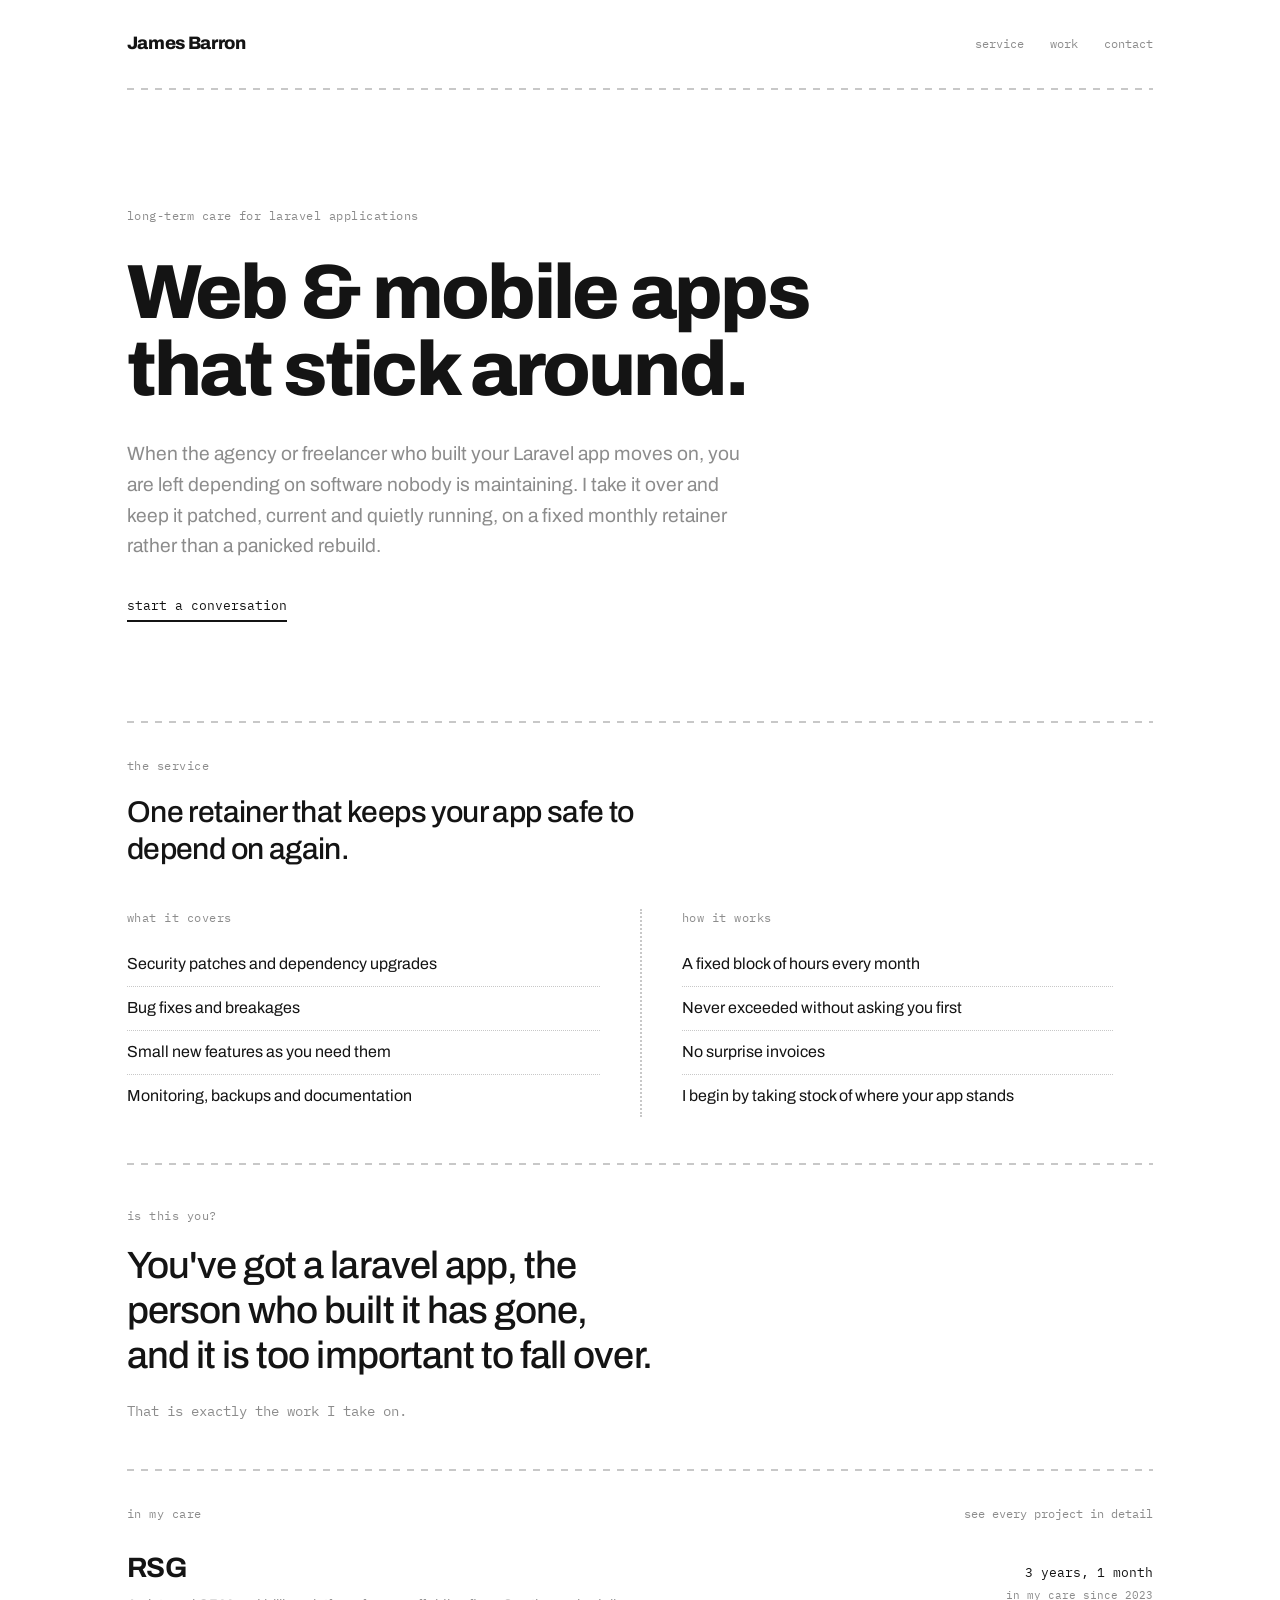
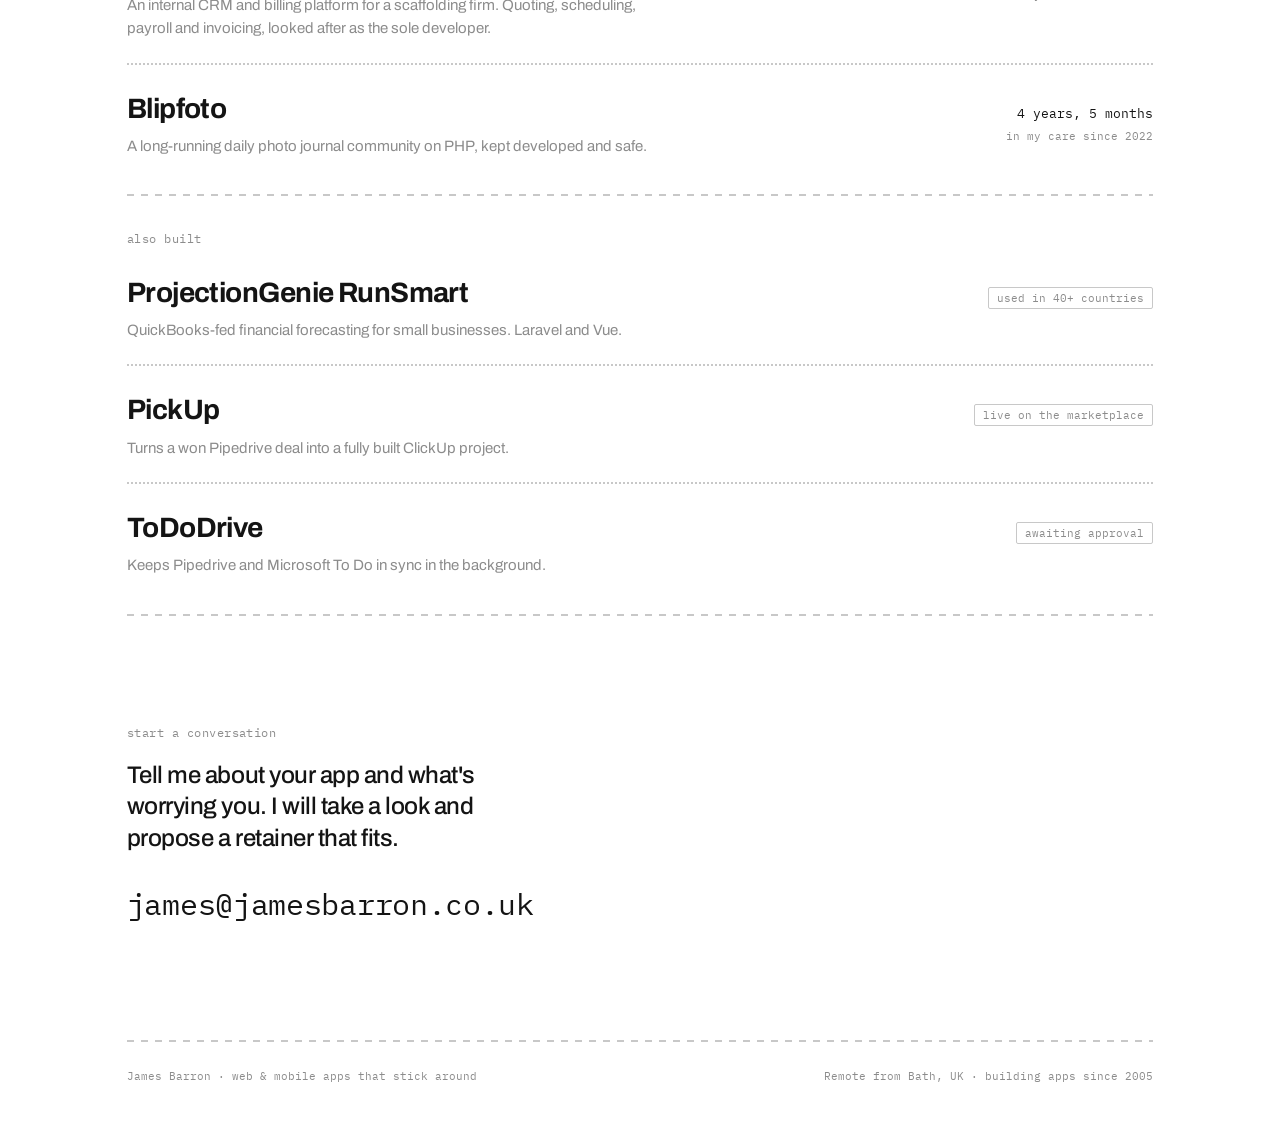
<file: index.html>
<!DOCTYPE html>
<html lang="en">
<head>
<meta charset="UTF-8">
<meta name="viewport" content="width=device-width, initial-scale=1.0">
<title>James Barron — Laravel maintenance</title>
<link rel="preconnect" href="https://fonts.googleapis.com">
<link rel="preconnect" href="https://fonts.gstatic.com" crossorigin>
<link href="https://fonts.googleapis.com/css2?family=Archivo:wght@400;500;600;700;800&family=IBM+Plex+Mono:wght@400;500&display=swap" rel="stylesheet">
  <link rel="stylesheet" href="styles.css">
</head>
<body>
<div class="page">

  <header class="top">
    <a class="mark" href="index.html"><b>James Barron</b></a>
    <nav class="topnav"><a href="#service">service</a><a href="work.html">work</a><a href="contact.html">contact</a></nav>
  </header>
  <div class="dash"></div>

  <section class="hero">
    <div class="eyebrow">long-term care for laravel applications</div>
    <h1>Web &amp; mobile apps that stick around.</h1>
    <p class="sub">When the agency or freelancer who built your Laravel app moves on, you are left depending on software nobody is maintaining. I take it over and keep it patched, current and quietly running, on a fixed monthly retainer rather than a panicked rebuild.</p>
    <a href="contact.html" class="go">start a conversation</a>
  </section>

  <div class="dash"></div>

  <section class="service" id="service">
    <div class="label">the service</div>
    <p class="intro">One retainer that keeps your app safe to depend on again.</p>
    <div class="cols">
      <div>
        <h3>what it covers</h3>
        <ul>
          <li>Security patches and dependency upgrades</li>
          <li>Bug fixes and breakages</li>
          <li>Small new features as you need them</li>
          <li>Monitoring, backups and documentation</li>
        </ul>
      </div>
      <div>
        <h3>how it works</h3>
        <ul>
          <li>A fixed block of hours every month</li>
          <li>Never exceeded without asking you first</li>
          <li>No surprise invoices</li>
          <li>I begin by taking stock of where your app stands</li>
        </ul>
      </div>
    </div>
  </section>

  <div class="dash"></div>

  <section class="qual">
    <div class="label">is this you?</div>
    <p>You've got a laravel app, the person who built it has gone, and it is too important to fall over.</p>
    <p class="answer">That is exactly the work I take on.</p>
  </section>

  <div class="dash"></div>

  <section class="work" id="work">
    <div class="worktop"><div class="label">in my care</div><a href="work.html">see every project in detail</a></div>
    <div class="row">
      <div>
        <div class="name"><a href="work.html#rsg">RSG</a></div>
        <div class="desc">An internal CRM and billing platform for a scaffolding firm. Quoting, scheduling, payroll and invoicing, looked after as the sole developer.</div>
      </div>
      <div class="meta"><span id="rsg-dur">&nbsp;</span><span class="since">in my care since 2023</span></div>
    </div>
    <div class="row">
      <div>
        <div class="name"><a href="work.html#blipfoto">Blipfoto</a></div>
        <div class="desc">A long-running daily photo journal community on PHP, kept developed and safe.</div>
      </div>
      <div class="meta"><span id="blip-dur">&nbsp;</span><span class="since">in my care since 2022</span></div>
    </div>
  </section>

  <div class="dash"></div>

  <section class="work">
    <div class="label">also built</div>
    <div class="row">
      <div>
        <div class="name"><a href="work.html#runsmart">ProjectionGenie RunSmart</a></div>
        <div class="desc">QuickBooks-fed financial forecasting for small businesses. Laravel and Vue.</div>
      </div>
      <div class="meta"><span class="tag">used in 40+ countries</span></div>
    </div>
    <div class="row">
      <div>
        <div class="name"><a href="work.html#pickup">PickUp</a></div>
        <div class="desc">Turns a won Pipedrive deal into a fully built ClickUp project.</div>
      </div>
      <div class="meta"><span class="tag">live on the marketplace</span></div>
    </div>
    <div class="row">
      <div>
        <div class="name"><a href="work.html#tododrive">ToDoDrive</a></div>
        <div class="desc">Keeps Pipedrive and Microsoft To Do in sync in the background.</div>
      </div>
      <div class="meta"><span class="tag">awaiting approval</span></div>
    </div>
  </section>

  <div class="dash"></div>

  <section class="contact" id="contact">
    <div class="label">start a conversation</div>
    <p class="lead">Tell me about your app and what's worrying you. I will take a look and propose a retainer that fits.</p>
    <button class="email" id="email">james@jamesbarron.co.uk</button>
    <span class="copied" id="copied">copied</span>
  </section>

  <div class="dash"></div>
  <footer class="foot">
    <span>James Barron &middot; web &amp; mobile apps that stick around</span>
    <span>Remote from Bath, UK &middot; building apps since 2005</span>
  </footer>

</div>

<script>
  function dur(year, month, day) {
    var start = new Date(year, month, day);
    var now = new Date();
    var m = (now.getFullYear() - start.getFullYear()) * 12 + (now.getMonth() - start.getMonth());
    if (now.getDate() < start.getDate()) m -= 1;
    var y = Math.floor(m / 12);
    var rem = m % 12;
    var out = [];
    if (y > 0) out.push(y + (y === 1 ? ' year' : ' years'));
    out.push(rem + (rem === 1 ? ' month' : ' months'));
    return out.join(', ');
  }
  var a = document.getElementById('rsg-dur'); if (a) a.textContent = dur(2023, 9, 9);
  var b = document.getElementById('blip-dur'); if (b) b.textContent = dur(2022, 5, 17);

  var btn = document.getElementById('email');
  var note = document.getElementById('copied');
  if (btn) btn.addEventListener('click', function () {
    navigator.clipboard && navigator.clipboard.writeText('james@jamesbarron.co.uk');
    note.classList.add('on');
    setTimeout(function () { note.classList.remove('on'); }, 1600);
  });
</script>
</body>
</html>
</file>
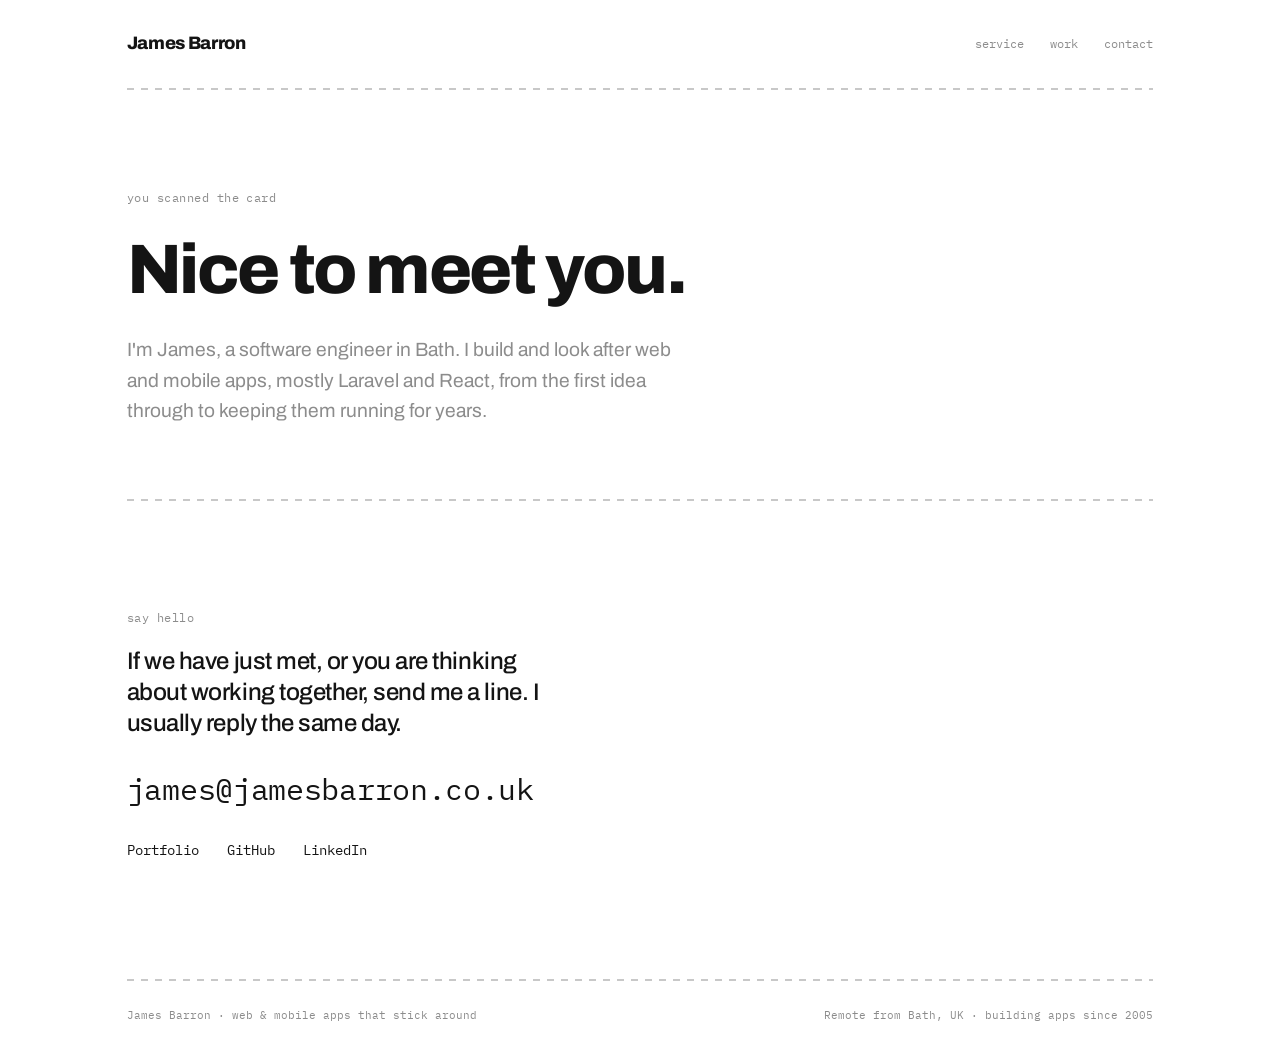
<file: card.html>
<!DOCTYPE html>
<html lang="en">
<head>
<meta charset="UTF-8">
<meta name="viewport" content="width=device-width, initial-scale=1.0">
<meta name="robots" content="noindex, nofollow">
<title>James Barron</title>
<link rel="preconnect" href="https://fonts.googleapis.com">
<link rel="preconnect" href="https://fonts.gstatic.com" crossorigin>
<link href="https://fonts.googleapis.com/css2?family=Archivo:wght@400;500;600;700;800&family=IBM+Plex+Mono:wght@400;500&display=swap" rel="stylesheet">
<link rel="stylesheet" href="styles.css">
</head>
<body>
<div class="page">

  <header class="top">
    <a class="mark" href="index.html"><b>James Barron</b></a>
    <nav class="topnav"><a href="index.html#service">service</a><a href="work.html">work</a><a href="contact.html">contact</a></nav>
  </header>
  <div class="dash"></div>

  <section class="phead">
    <div class="label">you scanned the card</div>
    <h1>Nice to meet you.</h1>
    <p class="sub">I'm James, a software engineer in Bath. I build and look after web and mobile apps, mostly Laravel and React, from the first idea through to keeping them running for years.</p>
  </section>

  <div class="dash"></div>

  <section class="contact">
    <div class="label">say hello</div>
    <p class="lead">If we have just met, or you are thinking about working together, send me a line. I usually reply the same day.</p>
    <button class="email" id="email">james@jamesbarron.co.uk</button>
    <span class="copied" id="copied">copied</span>
    <div class="links" style="margin-top: 32px;">
      <a class="lnk" href="index.html">Portfolio</a>
      <a class="lnk" href="https://github.com/jbarronuk" target="_blank" rel="noopener">GitHub</a>
      <a class="lnk" href="https://www.linkedin.com/in/james-barron-62b809b3/" target="_blank" rel="noopener">LinkedIn</a>
    </div>
  </section>

  <div class="dash"></div>
  <footer class="foot">
    <span>James Barron &middot; web &amp; mobile apps that stick around</span>
    <span>Remote from Bath, UK &middot; building apps since 2005</span>
  </footer>

</div>

<script>
  var btn = document.getElementById('email');
  var note = document.getElementById('copied');
  if (btn) btn.addEventListener('click', function () {
    navigator.clipboard && navigator.clipboard.writeText('james@jamesbarron.co.uk');
    note.classList.add('on');
    setTimeout(function () { note.classList.remove('on'); }, 1600);
  });
</script>
</body>
</html>
</file>
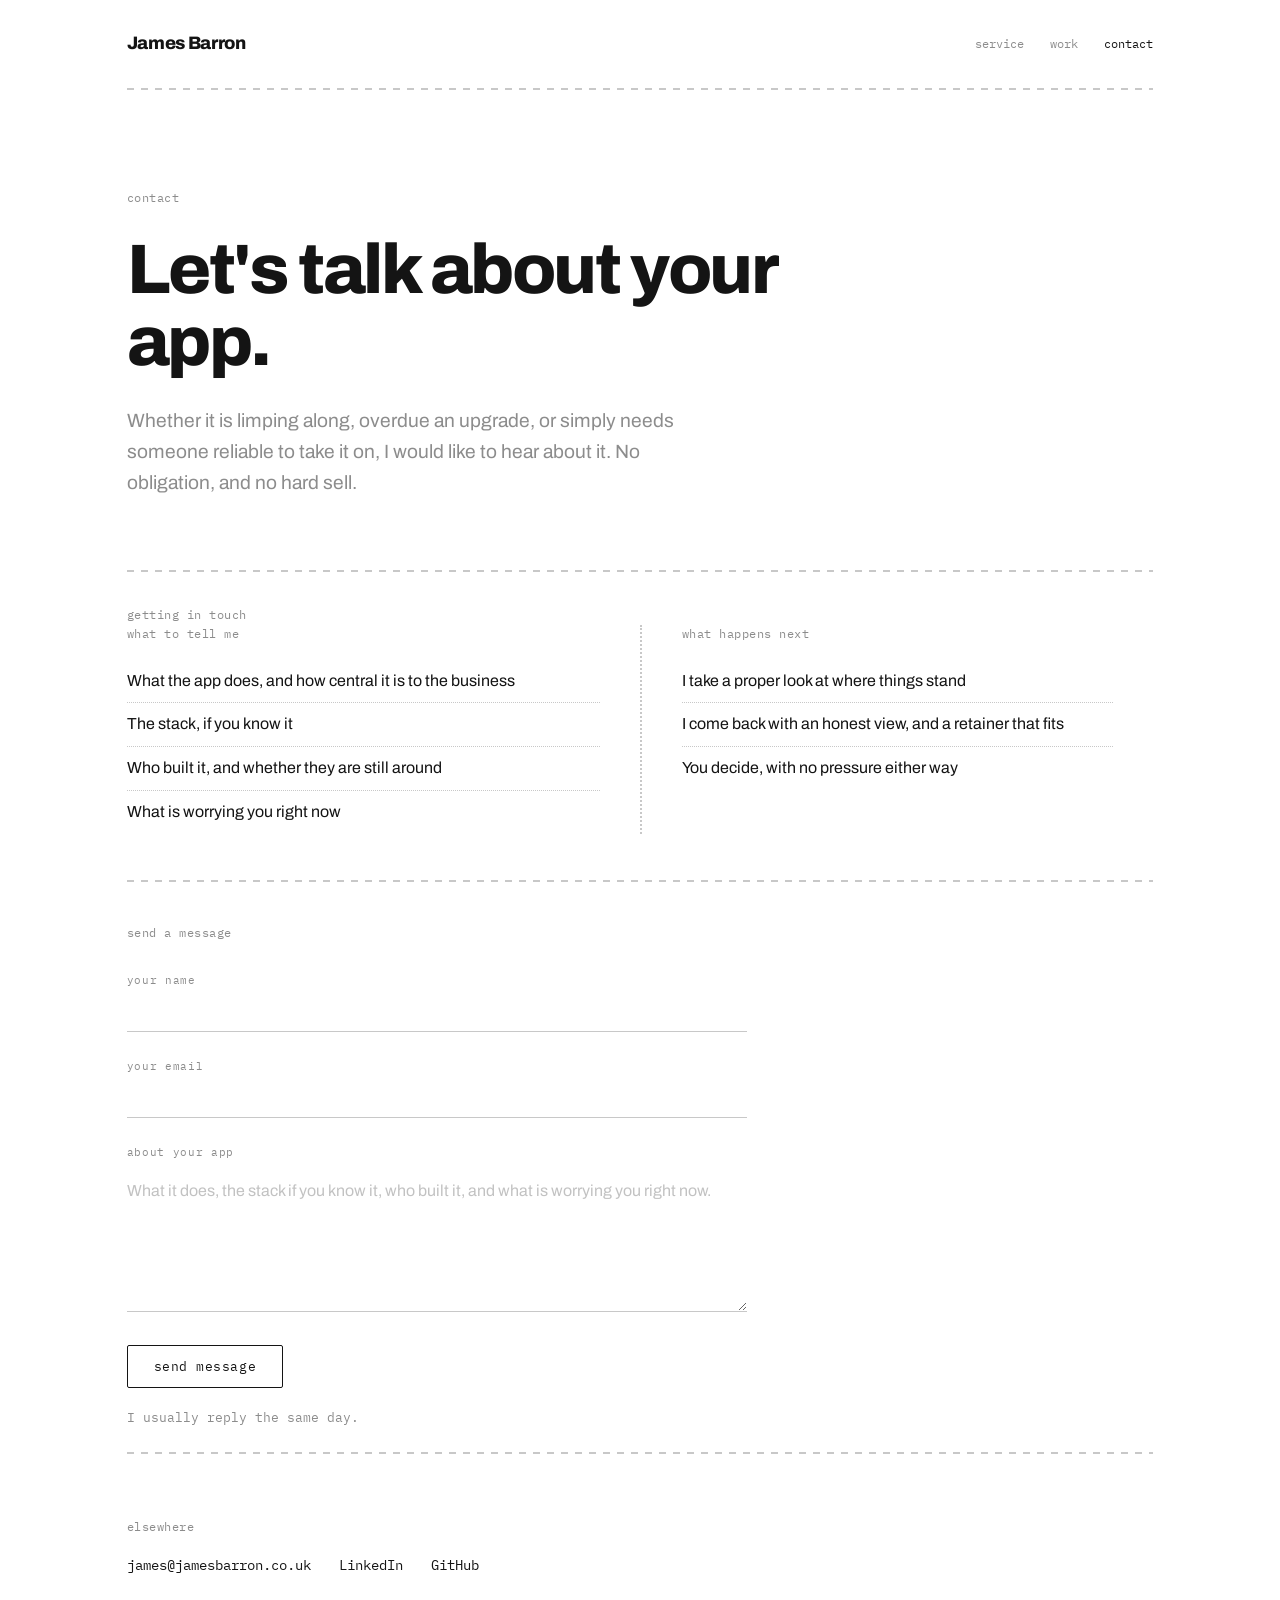
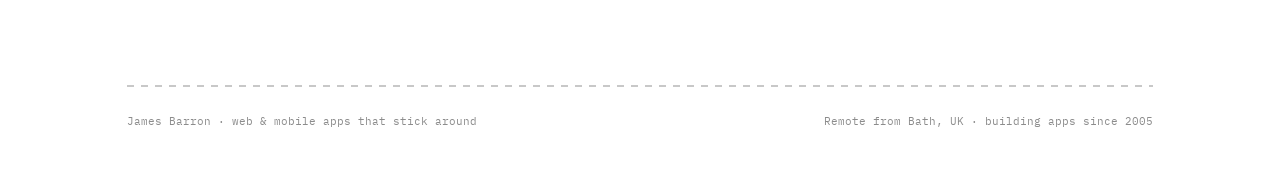
<file: contact.html>
<!DOCTYPE html>
<html lang="en">
<head>
<meta charset="UTF-8">
<meta name="viewport" content="width=device-width, initial-scale=1.0">
<title>Contact — James Barron</title>
<link rel="preconnect" href="https://fonts.googleapis.com">
<link rel="preconnect" href="https://fonts.gstatic.com" crossorigin>
<link href="https://fonts.googleapis.com/css2?family=Archivo:wght@400;500;600;700;800&family=IBM+Plex+Mono:wght@400;500&display=swap" rel="stylesheet">
  <link rel="stylesheet" href="styles.css">
</head>
<body>
<div class="page">

  <header class="top">
    <a class="mark" href="index.html"><b>James Barron</b></a>
    <nav class="topnav"><a href="index.html#service">service</a><a href="work.html">work</a><a href="contact.html" class="here">contact</a></nav>
  </header>
  <div class="dash"></div>

  <section class="phead">
    <div class="label">contact</div>
    <h1>Let's talk about your app.</h1>
    <p class="sub">Whether it is limping along, overdue an upgrade, or simply needs someone reliable to take it on, I would like to hear about it. No obligation, and no hard sell.</p>
  </section>

  <div class="dash"></div>

  <div class="label">getting in touch</div>
  <section class="service" id="service">
    <div class="cols">
      <div>
        <h3>what to tell me</h3>
        <ul>
          <li>What the app does, and how central it is to the business</li>
          <li>The stack, if you know it</li>
          <li>Who built it, and whether they are still around</li>
          <li>What is worrying you right now</li>
        </ul>
      </div>
      <div>
        <h3>what happens next</h3>
        <ul>
          <li>I take a proper look at where things stand</li>
          <li>I come back with an honest view, and a retainer that fits</li>
          <li>You decide, with no pressure either way</li>
        </ul>
      </div>
    </div>
  </section>

  <div class="dash"></div>

  <section class="formsec">
    <div class="label">send a message</div>
    <form class="form" id="cform" action="https://formspree.io/f/mgobolbr" method="POST">
      <input type="text" name="_gotcha" class="hp" tabindex="-1" autocomplete="off" aria-hidden="true">
      <input type="hidden" name="_subject" value="New enquiry from jamesbarron.co.uk">
      <div class="field">
        <label for="f-name">your name</label>
        <input id="f-name" type="text" name="name" autocomplete="name">
      </div>
      <div class="field">
        <label for="f-email">your email</label>
        <input id="f-email" type="email" name="email" required autocomplete="email">
      </div>
      <div class="field">
        <label for="f-message">about your app</label>
        <textarea id="f-message" name="message" rows="5" required placeholder="What it does, the stack if you know it, who built it, and what is worrying you right now."></textarea>
      </div>
      <button type="submit" class="submit">send message</button>
      <p class="formnote" id="formnote">I usually reply the same day.</p>
    </form>
  </section>

  <div class="dash"></div>

  <section class="elsewhere">
    <div class="label">elsewhere</div>
    <div class="links">
      <button class="lnk" id="copyemail">james@jamesbarron.co.uk</button>
      <a class="lnk" href="https://www.linkedin.com/in/james-barron-62b809b3/" target="_blank" rel="noopener">LinkedIn</a>
      <a class="lnk" href="https://github.com/jbarronuk" target="_blank" rel="noopener">GitHub</a>
      <span class="copied" id="copied">copied</span>
    </div>
  </section>

  <div class="dash"></div>
  <footer class="foot">
    <span>James Barron &middot; web &amp; mobile apps that stick around</span>
    <span>Remote from Bath, UK &middot; building apps since 2005</span>
  </footer>

</div>

<script>
  var form = document.getElementById('cform');
  var note = document.getElementById('formnote');
  var submit = form ? form.querySelector('.submit') : null;
  if (form) {
    form.addEventListener('submit', function (e) {
      e.preventDefault();
      submit.disabled = true;
      note.className = 'formnote';
      note.textContent = 'sending...';
      fetch(form.action, {
        method: 'POST',
        body: new FormData(form),
        headers: { 'Accept': 'application/json' }
      }).then(function (r) {
        if (r.ok) {
          form.reset();
          note.className = 'formnote ok';
          note.textContent = 'Thank you. Your message is on its way and I will be in touch soon.';
        } else {
          return r.json().then(function (d) {
            var msg = d && d.errors ? d.errors.map(function (x) { return x.message; }).join(', ') : '';
            note.className = 'formnote err';
            note.textContent = msg || 'Something went wrong. Please email me instead.';
            submit.disabled = false;
          });
        }
      }).catch(function () {
        note.className = 'formnote err';
        note.textContent = 'Something went wrong. Please email me instead.';
        submit.disabled = false;
      });
    });
  }

  var copy = document.getElementById('copyemail');
  var copied = document.getElementById('copied');
  if (copy) copy.addEventListener('click', function () {
    navigator.clipboard && navigator.clipboard.writeText('james@jamesbarron.co.uk');
    copied.classList.add('on');
    setTimeout(function () { copied.classList.remove('on'); }, 1600);
  });
</script>
</body>
</html>
</file>
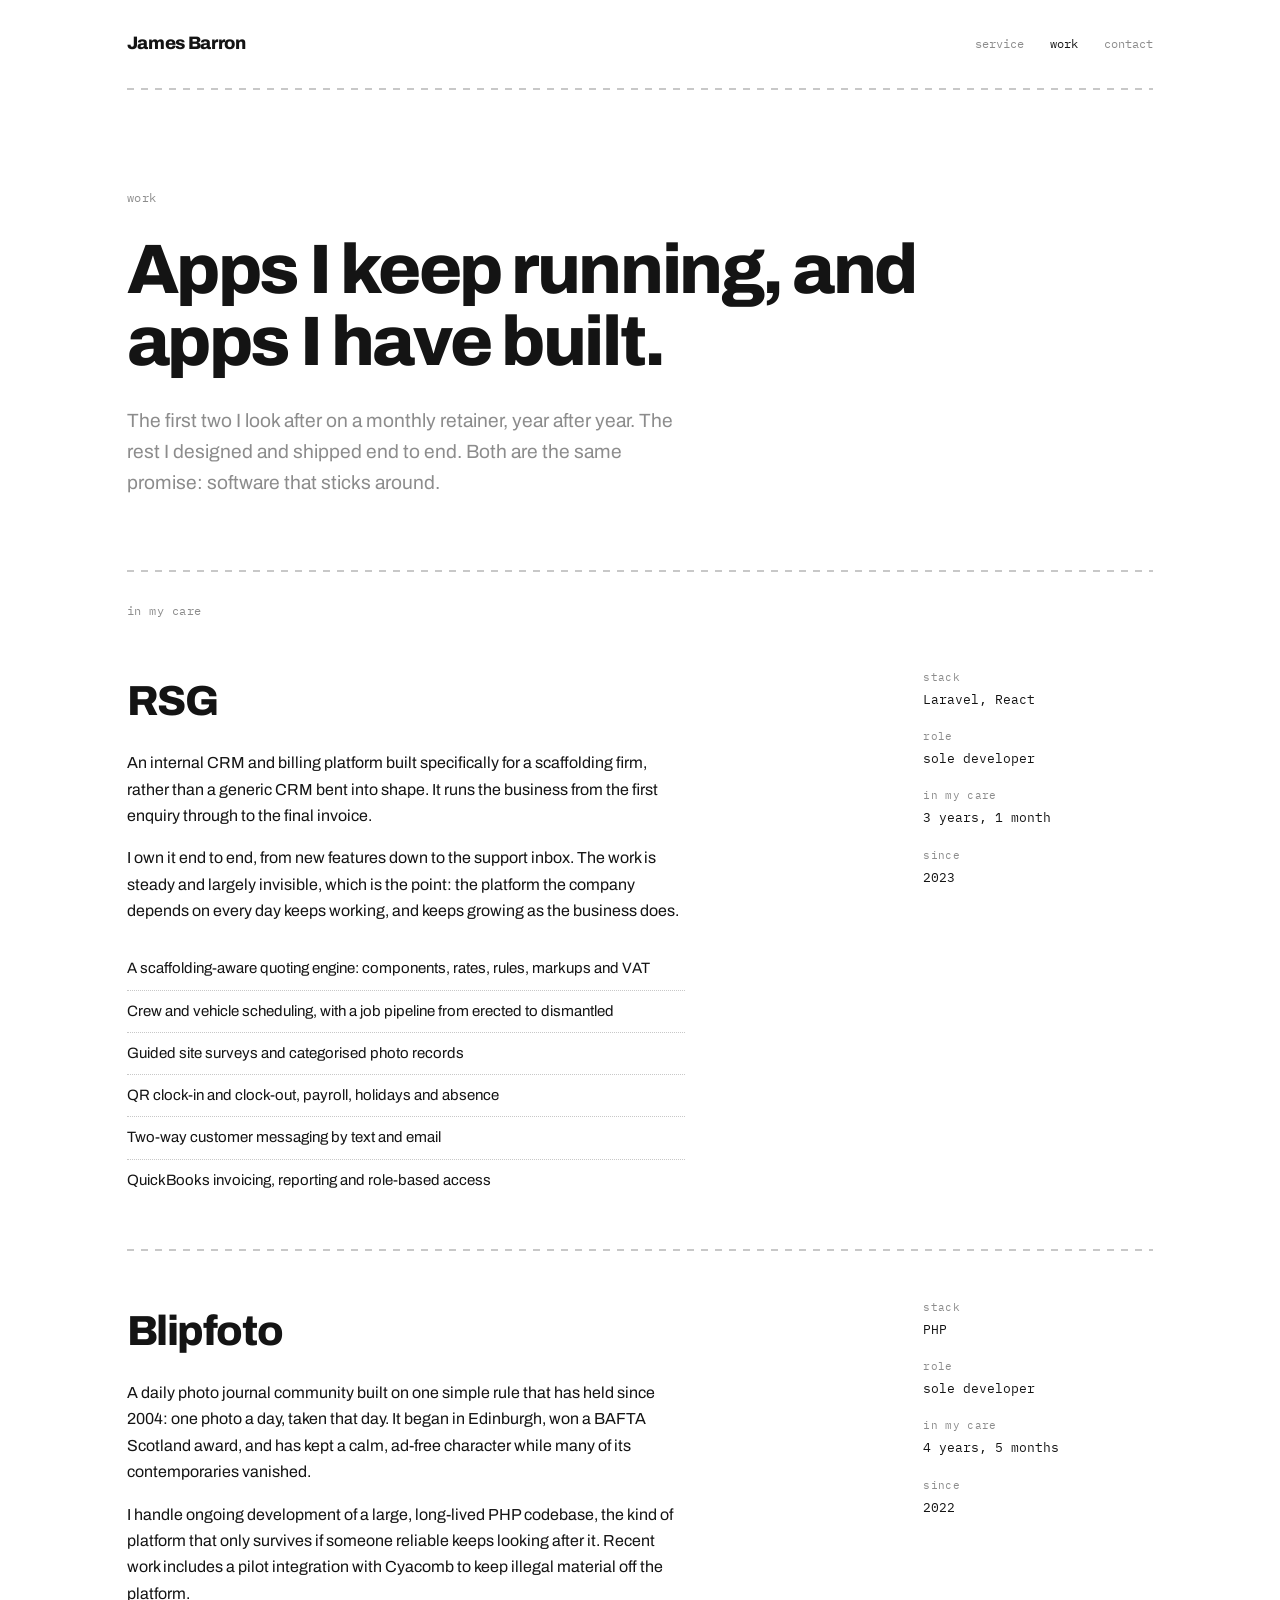
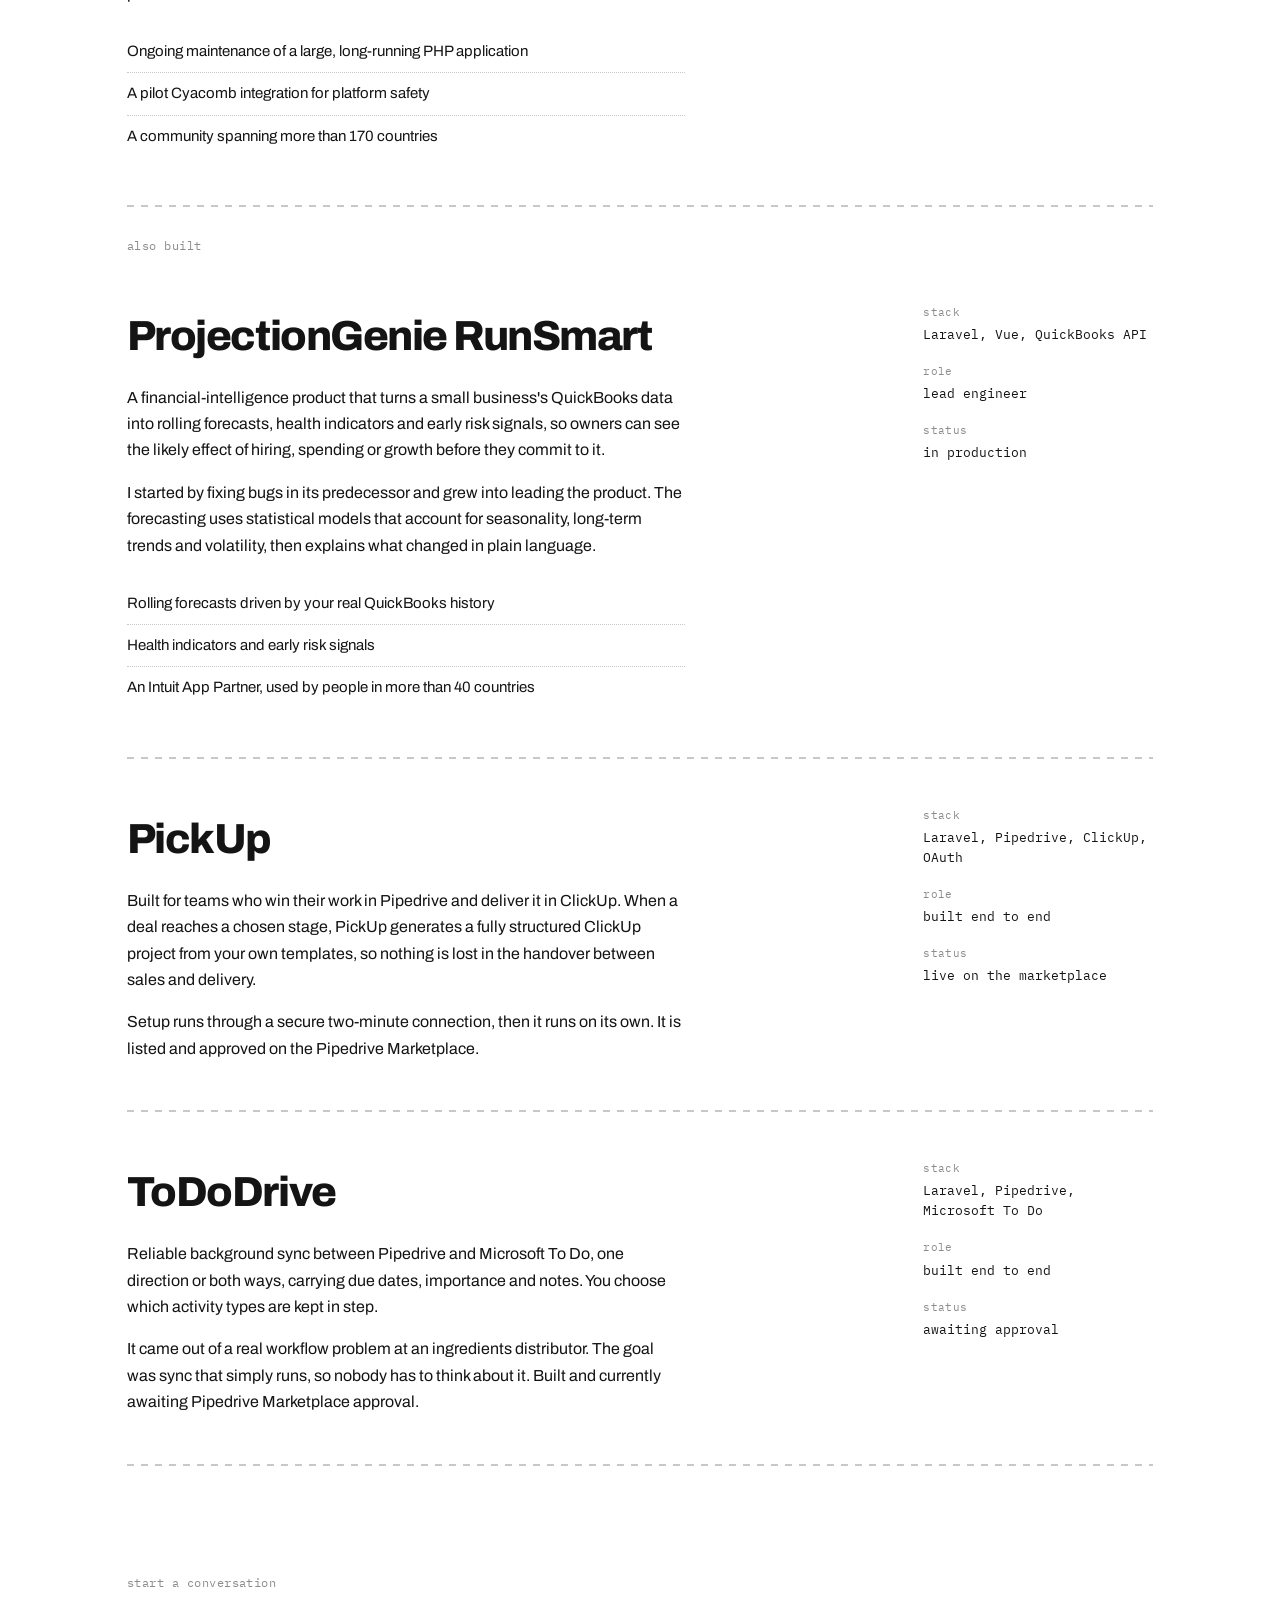
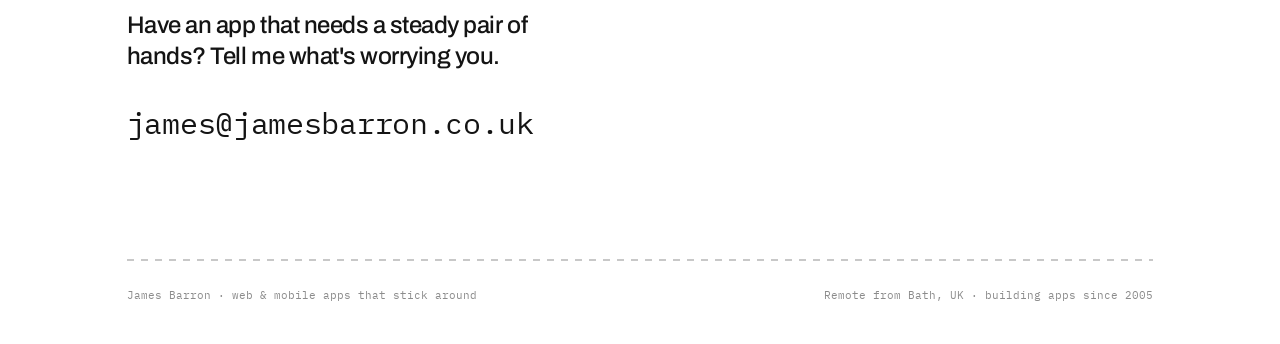
<file: work.html>
<!DOCTYPE html>
<html lang="en">
<head>
<meta charset="UTF-8">
<meta name="viewport" content="width=device-width, initial-scale=1.0">
<title>Work — James Barron</title>
<link rel="preconnect" href="https://fonts.googleapis.com">
<link rel="preconnect" href="https://fonts.gstatic.com" crossorigin>
<link href="https://fonts.googleapis.com/css2?family=Archivo:wght@400;500;600;700;800&family=IBM+Plex+Mono:wght@400;500&display=swap" rel="stylesheet">
  <link rel="stylesheet" href="styles.css">
</head>
<body>
<div class="page">

  <header class="top">
    <a class="mark" href="index.html"><b>James Barron</b></a>
    <nav class="topnav"><a href="index.html#service">service</a><a href="work.html" class="here">work</a><a href="contact.html">contact</a></nav>
  </header>
  <div class="dash"></div>

  <section class="phead">
    <div class="label">work</div>
    <h1>Apps I keep running, and apps I have built.</h1>
    <p class="sub">The first two I look after on a monthly retainer, year after year. The rest I designed and shipped end to end. Both are the same promise: software that sticks around.</p>
  </section>

  <div class="dash"></div>

  <div class="grouplabel">in my care</div>

  <article class="proj" id="rsg">
    <div class="body">
      <div class="name">RSG</div>
      <p>An internal CRM and billing platform built specifically for a scaffolding firm, rather than a generic CRM bent into shape. It runs the business from the first enquiry through to the final invoice.</p>
      <p>I own it end to end, from new features down to the support inbox. The work is steady and largely invisible, which is the point: the platform the company depends on every day keeps working, and keeps growing as the business does.</p>
      <ul class="caps">
        <li>A scaffolding-aware quoting engine: components, rates, rules, markups and VAT</li>
        <li>Crew and vehicle scheduling, with a job pipeline from erected to dismantled</li>
        <li>Guided site surveys and categorised photo records</li>
        <li>QR clock-in and clock-out, payroll, holidays and absence</li>
        <li>Two-way customer messaging by text and email</li>
        <li>QuickBooks invoicing, reporting and role-based access</li>
      </ul>
    </div>
    <div class="pmeta">
      <dl>
        <dt>stack</dt><dd>Laravel, React</dd>
        <dt>role</dt><dd>sole developer</dd>
        <dt>in my care</dt><dd class="live" id="rsg-dur">&nbsp;</dd>
        <dt>since</dt><dd>2023</dd>
      </dl>
    </div>
  </article>

  <div class="dash"></div>
  <div style="height:0"></div>

  <article class="proj" id="blipfoto">
    <div class="body">
      <div class="name">Blipfoto</div>
      <p>A daily photo journal community built on one simple rule that has held since 2004: one photo a day, taken that day. It began in Edinburgh, won a BAFTA Scotland award, and has kept a calm, ad-free character while many of its contemporaries vanished.</p>
      <p>I handle ongoing development of a large, long-lived PHP codebase, the kind of platform that only survives if someone reliable keeps looking after it. Recent work includes a pilot integration with Cyacomb to keep illegal material off the platform.</p>
      <ul class="caps">
        <li>Ongoing maintenance of a large, long-running PHP application</li>
        <li>A pilot Cyacomb integration for platform safety</li>
        <li>A community spanning more than 170 countries</li>
      </ul>
    </div>
    <div class="pmeta">
      <dl>
        <dt>stack</dt><dd>PHP</dd>
        <dt>role</dt><dd>sole developer</dd>
        <dt>in my care</dt><dd class="live" id="blip-dur">&nbsp;</dd>
        <dt>since</dt><dd>2022</dd>
      </dl>
    </div>
  </article>

  <div class="dash"></div>

  <div class="grouplabel">also built</div>

  <article class="proj" id="runsmart">
    <div class="body">
      <div class="name">ProjectionGenie RunSmart</div>
      <p>A financial-intelligence product that turns a small business's QuickBooks data into rolling forecasts, health indicators and early risk signals, so owners can see the likely effect of hiring, spending or growth before they commit to it.</p>
      <p>I started by fixing bugs in its predecessor and grew into leading the product. The forecasting uses statistical models that account for seasonality, long-term trends and volatility, then explains what changed in plain language.</p>
      <ul class="caps">
        <li>Rolling forecasts driven by your real QuickBooks history</li>
        <li>Health indicators and early risk signals</li>
        <li>An Intuit App Partner, used by people in more than 40 countries</li>
      </ul>
    </div>
    <div class="pmeta">
      <dl>
        <dt>stack</dt><dd>Laravel, Vue, QuickBooks API</dd>
        <dt>role</dt><dd>lead engineer</dd>
        <dt>status</dt><dd>in production</dd>
      </dl>
    </div>
  </article>

  <div class="dash"></div>
  <div style="height:0"></div>

  <article class="proj" id="pickup">
    <div class="body">
      <div class="name">PickUp</div>
      <p>Built for teams who win their work in Pipedrive and deliver it in ClickUp. When a deal reaches a chosen stage, PickUp generates a fully structured ClickUp project from your own templates, so nothing is lost in the handover between sales and delivery.</p>
      <p>Setup runs through a secure two-minute connection, then it runs on its own. It is listed and approved on the Pipedrive Marketplace.</p>
    </div>
    <div class="pmeta">
      <dl>
        <dt>stack</dt><dd>Laravel, Pipedrive, ClickUp, OAuth</dd>
        <dt>role</dt><dd>built end to end</dd>
        <dt>status</dt><dd>live on the marketplace</dd>
      </dl>
    </div>
  </article>

  <div class="dash"></div>
  <div style="height:0"></div>

  <article class="proj" id="tododrive">
    <div class="body">
      <div class="name">ToDoDrive</div>
      <p>Reliable background sync between Pipedrive and Microsoft To Do, one direction or both ways, carrying due dates, importance and notes. You choose which activity types are kept in step.</p>
      <p>It came out of a real workflow problem at an ingredients distributor. The goal was sync that simply runs, so nobody has to think about it. Built and currently awaiting Pipedrive Marketplace approval.</p>
    </div>
    <div class="pmeta">
      <dl>
        <dt>stack</dt><dd>Laravel, Pipedrive, Microsoft To Do</dd>
        <dt>role</dt><dd>built end to end</dd>
        <dt>status</dt><dd>awaiting approval</dd>
      </dl>
    </div>
  </article>

  <div class="dash"></div>

  <section class="contact">
    <div class="label">start a conversation</div>
    <p class="lead">Have an app that needs a steady pair of hands? Tell me what's worrying you.</p>
    <button class="email" id="email">james@jamesbarron.co.uk</button>
    <span class="copied" id="copied">copied</span>
  </section>

  <div class="dash"></div>
  <footer class="foot">
    <span>James Barron &middot; web &amp; mobile apps that stick around</span>
    <span>Remote from Bath, UK &middot; building apps since 2005</span>
  </footer>

</div>

<script>
  function dur(year, month, day) {
    var start = new Date(year, month, day);
    var now = new Date();
    var m = (now.getFullYear() - start.getFullYear()) * 12 + (now.getMonth() - start.getMonth());
    if (now.getDate() < start.getDate()) m -= 1;
    var y = Math.floor(m / 12);
    var rem = m % 12;
    var out = [];
    if (y > 0) out.push(y + (y === 1 ? ' year' : ' years'));
    out.push(rem + (rem === 1 ? ' month' : ' months'));
    return out.join(', ');
  }
  var a = document.getElementById('rsg-dur'); if (a) a.textContent = dur(2023, 9, 9);
  var b = document.getElementById('blip-dur'); if (b) b.textContent = dur(2022, 5, 17);

  var btn = document.getElementById('email');
  var note = document.getElementById('copied');
  if (btn) btn.addEventListener('click', function () {
    navigator.clipboard && navigator.clipboard.writeText('james@jamesbarron.co.uk');
    note.classList.add('on');
    setTimeout(function () { note.classList.remove('on'); }, 1600);
  });
</script>
</body>
</html>
</file>
<file: styles.css>
:root {
  --paper: #ffffff;
  --ink: #141414;
  --grey: #8c8c8c;
  --rule: #c8c8c8;
  --sans: 'Archivo', system-ui, sans-serif;
  --mono: 'IBM Plex Mono', monospace;
}
* { margin: 0; padding: 0; box-sizing: border-box; }
html { scroll-behavior: smooth; }
body { background: var(--paper); color: var(--ink); font-family: var(--sans); -webkit-font-smoothing: antialiased; line-height: 1.55; }

.page { max-width: 1180px; margin: 0 auto; padding: 0 6vw; }
.dash { background-image: repeating-linear-gradient(90deg, var(--rule) 0 7px, transparent 7px 14px); height: 2px; }

/* header */
.top { display: flex; justify-content: space-between; align-items: center; padding: 30px 0; }
.mark { display: flex; align-items: baseline; gap: 12px; text-decoration: none; color: var(--ink); }
.mark b { font-weight: 800; font-size: 18px; letter-spacing: -0.02em; }
.mark span { font-family: var(--mono); font-size: 11px; color: var(--grey); }
.topnav { font-family: var(--mono); font-size: 12px; color: var(--grey); display: flex; gap: 26px; }
.topnav a { color: var(--grey); text-decoration: none; }
.topnav a:hover, .topnav a.here { color: var(--ink); }

/* section labels */
.label { font-family: var(--mono); font-size: 12px; letter-spacing: 0.04em; color: var(--grey); padding: 34px 0 0; }

/* home hero */
.hero { padding: 13vh 0 11vh; }
.hero .eyebrow { font-family: var(--mono); font-size: 12px; letter-spacing: 0.04em; color: var(--grey); margin-bottom: 30px; }
.hero h1 { font-weight: 800; font-size: clamp(36px, 6vw, 78px); line-height: 1.0; letter-spacing: -0.035em; max-width: 17ch; }
.hero .sub { font-size: clamp(16px, 1.5vw, 20px); color: var(--grey); font-weight: 400; max-width: 56ch; margin-top: 30px; line-height: 1.6; }
.go { display: inline-block; font-family: var(--mono); font-size: 13px; color: var(--ink); text-decoration: none; margin-top: 34px; border-bottom: 2px solid var(--ink); padding-bottom: 4px; }
.go:hover { color: var(--grey); border-color: var(--grey); }

/* page header (work, contact, card) */
.phead { padding: 11vh 0 8vh; }
.phead .label { margin-bottom: 28px; padding: 0; }
.phead h1 { font-weight: 800; font-size: clamp(36px, 5.6vw, 70px); line-height: 1.02; letter-spacing: -0.035em; max-width: 18ch; }
.phead .sub { font-size: clamp(16px, 1.5vw, 20px); color: var(--grey); max-width: 52ch; margin-top: 28px; line-height: 1.6; }

/* service + two-column lists */
.service { padding-bottom: 46px; }
.service .intro { font-size: clamp(20px, 2.4vw, 30px); font-weight: 500; letter-spacing: -0.02em; max-width: 30ch; margin: 18px 0 40px; line-height: 1.25; }
.cols { display: grid; grid-template-columns: 1fr 1fr; gap: 0; }
.cols > div { padding: 0 40px 0 0; }
.cols > div + div { border-left: 2px dotted var(--rule); padding-left: 40px; }
.cols h3 { font-family: var(--mono); font-weight: 400; font-size: 12px; color: var(--grey); letter-spacing: 0.04em; margin-bottom: 16px; }
.cols ul { list-style: none; }
.cols li { font-size: 16px; padding: 9px 0; border-bottom: 1px dotted var(--rule); }
.cols li:last-child { border-bottom: 0; }

/* qualifier */
.qual { padding: 8px 0 50px; }
.qual p { font-size: clamp(22px, 3vw, 38px); font-weight: 500; letter-spacing: -0.025em; line-height: 1.18; max-width: 24ch; margin-top: 18px; }
.qual .answer { font-family: var(--mono); font-size: 14px; font-weight: 400; color: var(--grey); letter-spacing: 0; margin-top: 24px; max-width: none; }

/* home work summary */
.work { padding-bottom: 14px; }
.worktop { display: flex; justify-content: space-between; align-items: baseline; }
.worktop a { font-family: var(--mono); font-size: 12px; color: var(--grey); text-decoration: none; padding-top: 34px; }
.worktop a:hover { color: var(--ink); }
.row { display: grid; grid-template-columns: 1fr auto; align-items: baseline; gap: 24px; padding: 22px 0; }
.row + .row { border-top: 2px dotted var(--rule); }
.row .name { font-weight: 700; font-size: clamp(20px, 2.3vw, 28px); letter-spacing: -0.02em; }
.row .name a { color: inherit; text-decoration: none; }
.row .name a:hover { color: var(--grey); }
.row .desc { color: var(--grey); font-size: 15px; margin-top: 5px; max-width: 58ch; }
.row .meta { font-family: var(--mono); font-size: 13px; color: var(--ink); text-align: right; white-space: nowrap; }
.row .meta .since { display: block; color: var(--grey); font-size: 11px; margin-top: 4px; }
.tag { font-family: var(--mono); font-size: 11px; color: var(--grey); border: 1px solid var(--rule); padding: 3px 8px; border-radius: 2px; white-space: nowrap; }

/* work detail projects */
.grouplabel { font-family: var(--mono); font-size: 12px; letter-spacing: 0.04em; color: var(--grey); padding: 30px 0 0; }
.proj { display: grid; grid-template-columns: 1fr 230px; gap: 48px; padding: 48px 0; }
.proj + .proj { border-top: 2px dotted var(--rule); }
.proj .name { font-weight: 800; font-size: clamp(26px, 3.6vw, 42px); letter-spacing: -0.035em; }
.proj .body p { font-size: 16px; line-height: 1.65; margin-top: 16px; max-width: 62ch; }
.proj .caps { list-style: none; margin-top: 24px; max-width: 62ch; }
.proj .caps li { font-size: 15px; padding: 9px 0; border-bottom: 1px dotted var(--rule); }
.proj .caps li:last-child { border-bottom: 0; }
.pmeta dl { margin: 0; }
.pmeta dt { font-family: var(--mono); font-size: 11px; color: var(--grey); letter-spacing: 0.03em; }
.pmeta dd { font-family: var(--mono); font-size: 13px; color: var(--ink); margin: 4px 0 18px; }
.pmeta .live { color: var(--ink); }

/* contact section (closers + contact page) */
.contact { padding: 12vh 0 13vh; }
.contact .label { padding-top: 0; margin-bottom: 18px; }
.contact .lead { font-size: clamp(18px, 2vw, 24px); font-weight: 500; letter-spacing: -0.02em; max-width: 30ch; margin: 18px 0 30px; line-height: 1.3; }

/* contact form */
.formsec { padding: 8px 0 24px; }
.form { max-width: 620px; margin-top: 30px; }
.field { margin-bottom: 26px; }
.field label { display: block; font-family: var(--mono); font-size: 11px; letter-spacing: 0.06em; color: var(--grey); margin-bottom: 9px; }
.field input, .field textarea { width: 100%; font-family: var(--sans); font-size: 16px; color: var(--ink); background: none; border: 0; border-bottom: 1px solid var(--rule); padding: 8px 0; resize: vertical; }
.field input:focus, .field textarea:focus { outline: none; border-bottom-color: var(--ink); }
.field textarea { line-height: 1.55; }
.field ::placeholder { color: #c2c2c2; }
.submit { font-family: var(--mono); font-size: 13px; color: var(--ink); background: none; border: 1px solid var(--ink); padding: 12px 26px; cursor: pointer; border-radius: 2px; letter-spacing: 0.04em; }
.submit:hover { background: var(--ink); color: var(--paper); }
.submit:disabled { opacity: 0.4; cursor: default; }
.formnote { font-family: var(--mono); font-size: 13px; color: var(--grey); margin-top: 20px; min-height: 1.2em; }
.formnote.ok, .formnote.err { color: var(--ink); }
.hp { position: absolute; left: -9999px; width: 1px; height: 1px; overflow: hidden; }

/* email + links */
.email { font-family: var(--mono); font-size: clamp(18px, 2.6vw, 30px); color: var(--ink); cursor: pointer; border: 0; background: none; letter-spacing: -0.01em; }
.email:hover { color: var(--grey); }
.copied { font-family: var(--mono); font-size: 12px; color: var(--grey); margin-left: 14px; opacity: 0; transition: opacity .2s; }
.copied.on { opacity: 1; }
.elsewhere { padding: 30px 0 12vh; }
.links { display: flex; flex-wrap: wrap; align-items: center; gap: 28px; margin-top: 18px; font-family: var(--mono); font-size: 14px; }
.lnk { color: var(--ink); text-decoration: none; background: none; border: 0; padding: 0; cursor: pointer; font: inherit; }
.lnk:hover { color: var(--grey); }

/* footer */
.foot { display: flex; justify-content: space-between; font-family: var(--mono); font-size: 11px; color: var(--grey); padding: 26px 0 40px; }

@media (max-width: 720px) {
  .topnav { display: none; }
  .proj { grid-template-columns: 1fr; gap: 24px; }
  .pmeta { order: -1; display: flex; flex-wrap: wrap; gap: 0 32px; }
  .pmeta dd { margin-bottom: 10px; }
}
@media (max-width: 680px) {
  .cols { grid-template-columns: 1fr; }
  .cols > div { padding: 0; }
  .cols > div + div { border-left: 0; border-top: 2px dotted var(--rule); padding-left: 0; padding-top: 24px; margin-top: 24px; }
  .row { grid-template-columns: 1fr; }
  .row .meta { text-align: left; }
  .foot { flex-direction: column; gap: 8px; }
}
</file>
